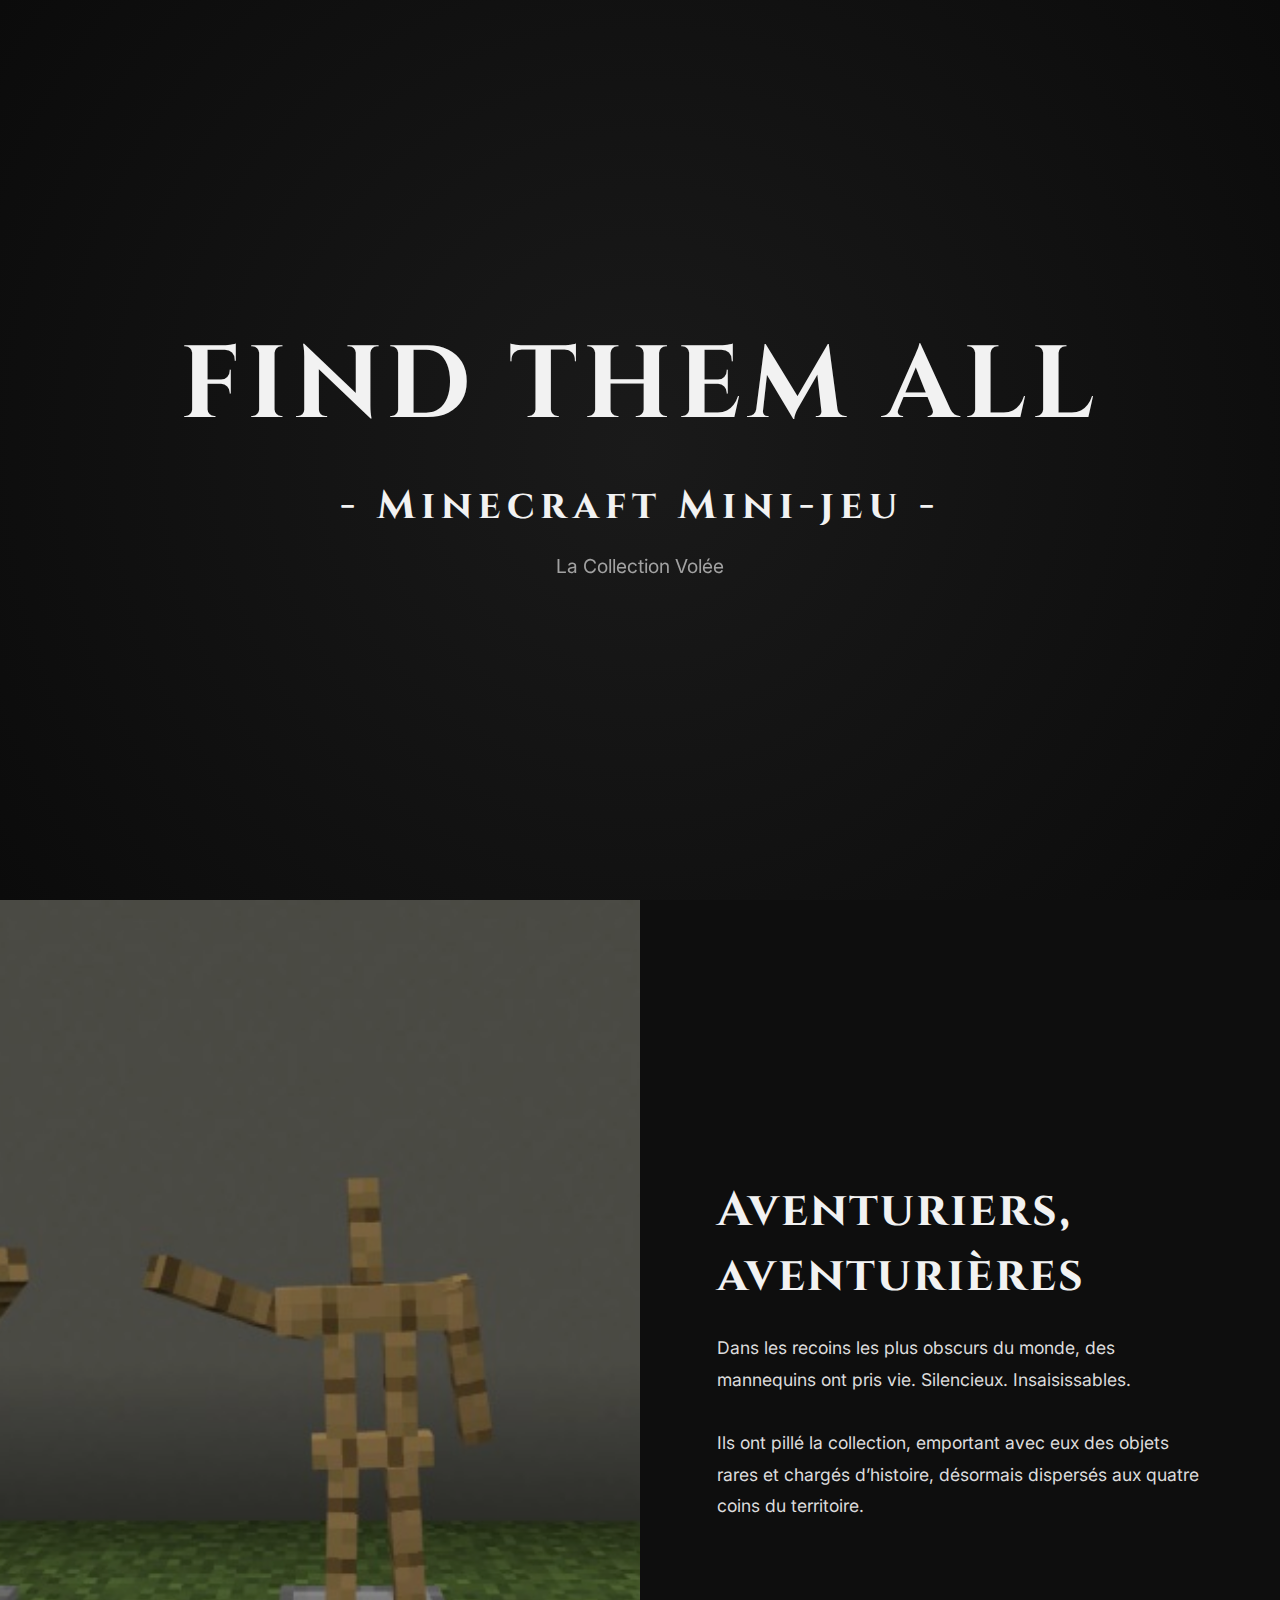
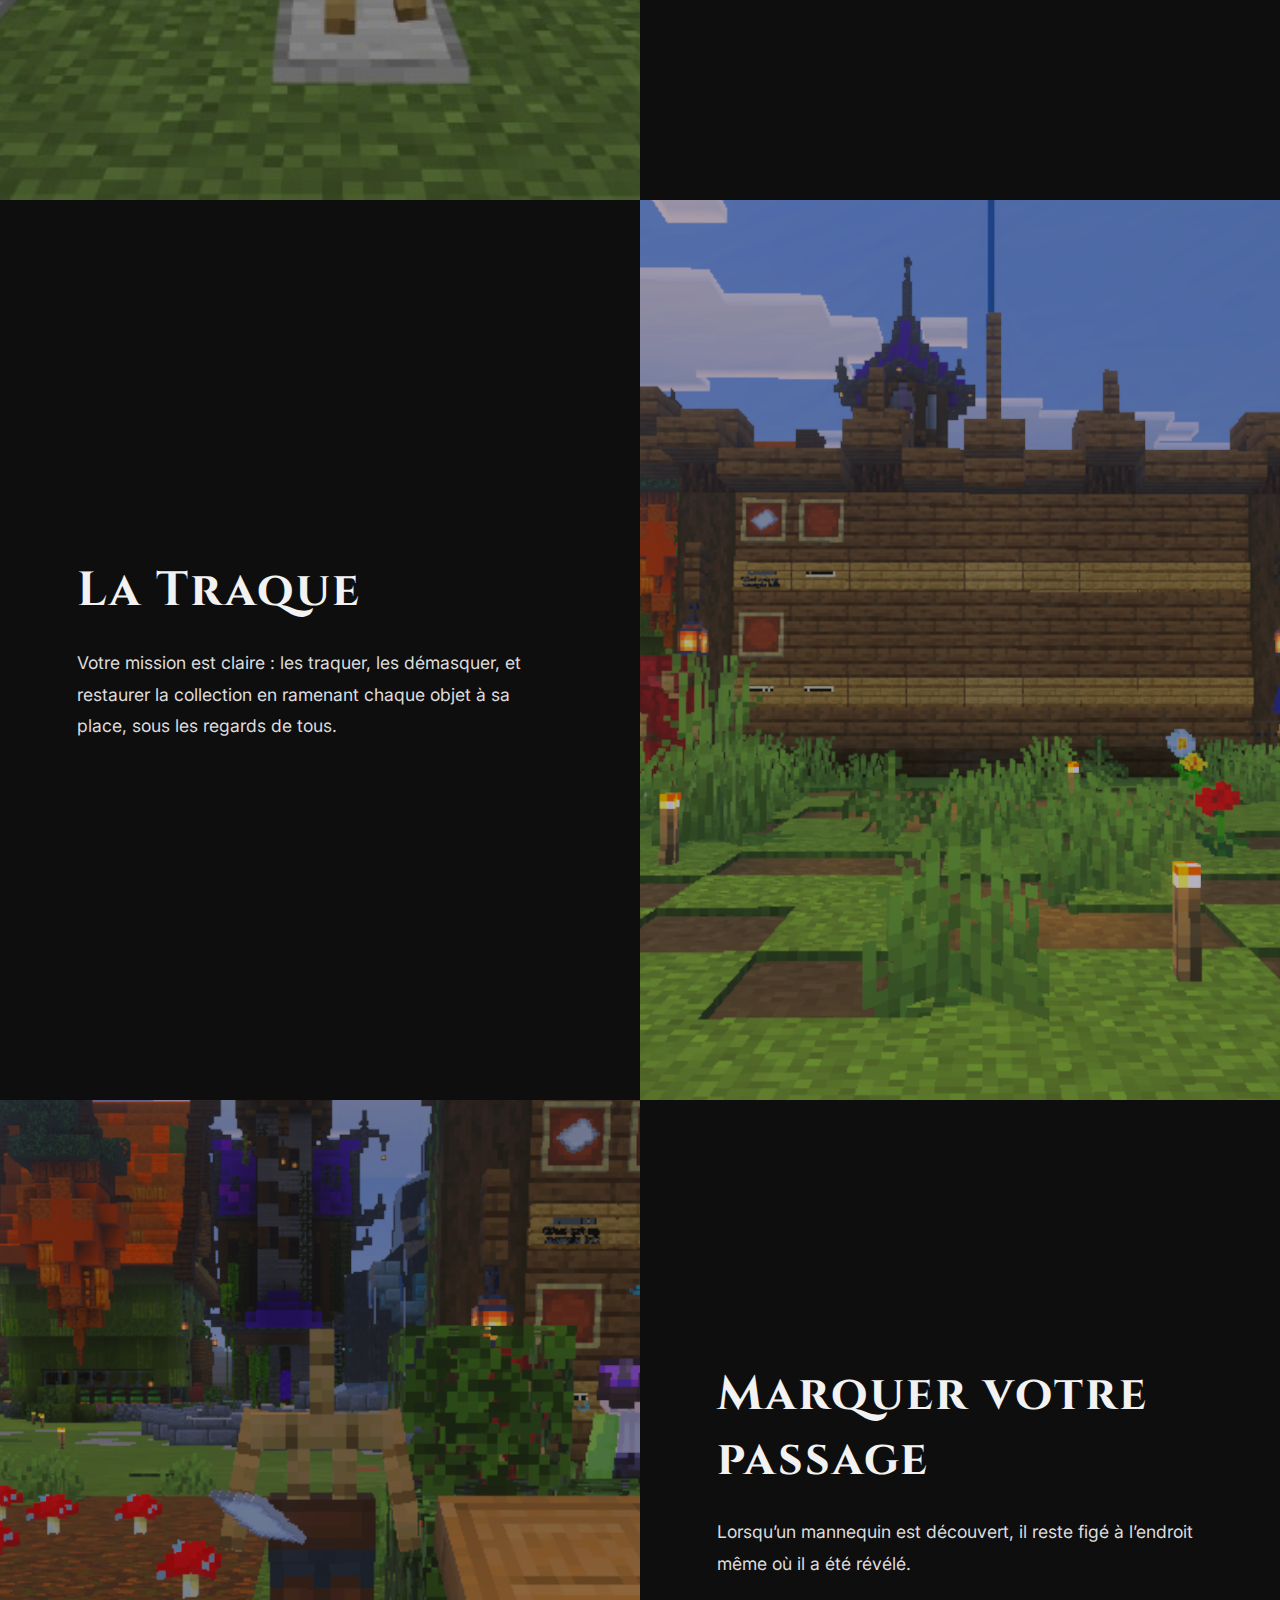
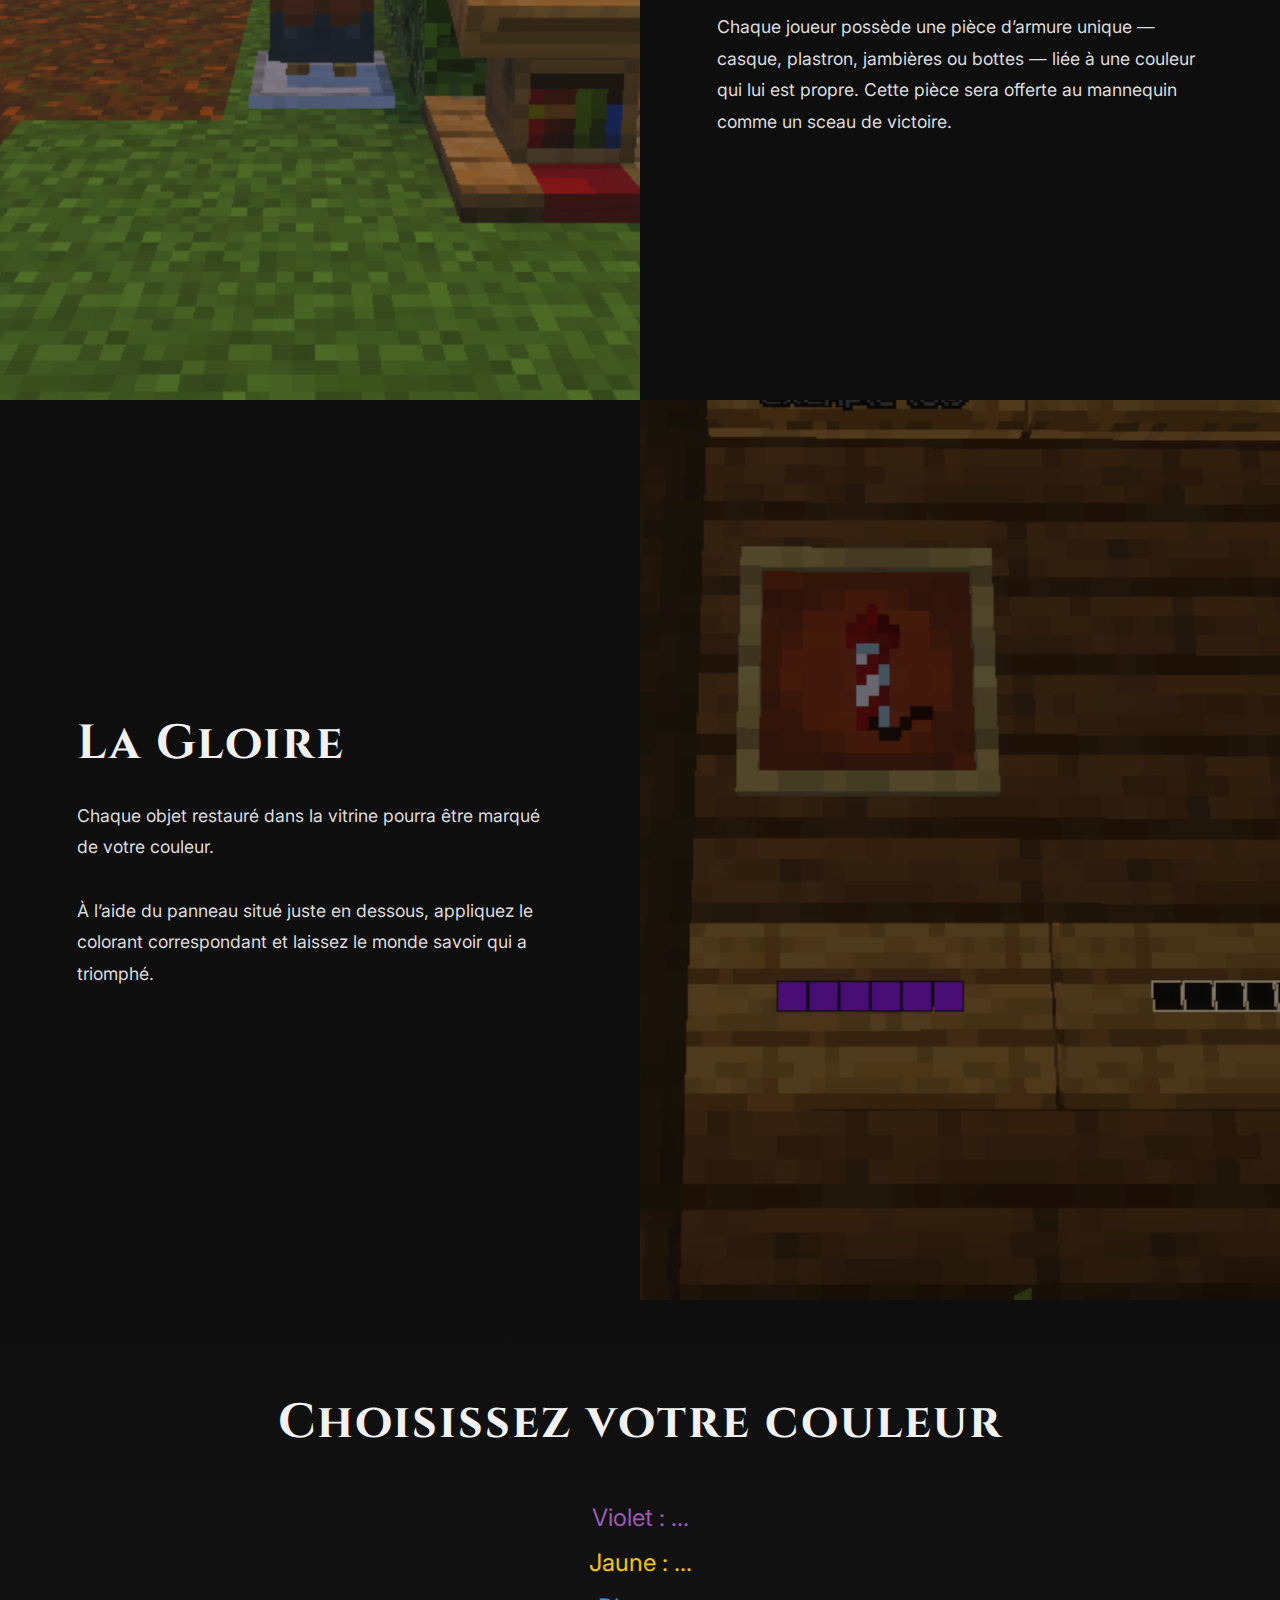
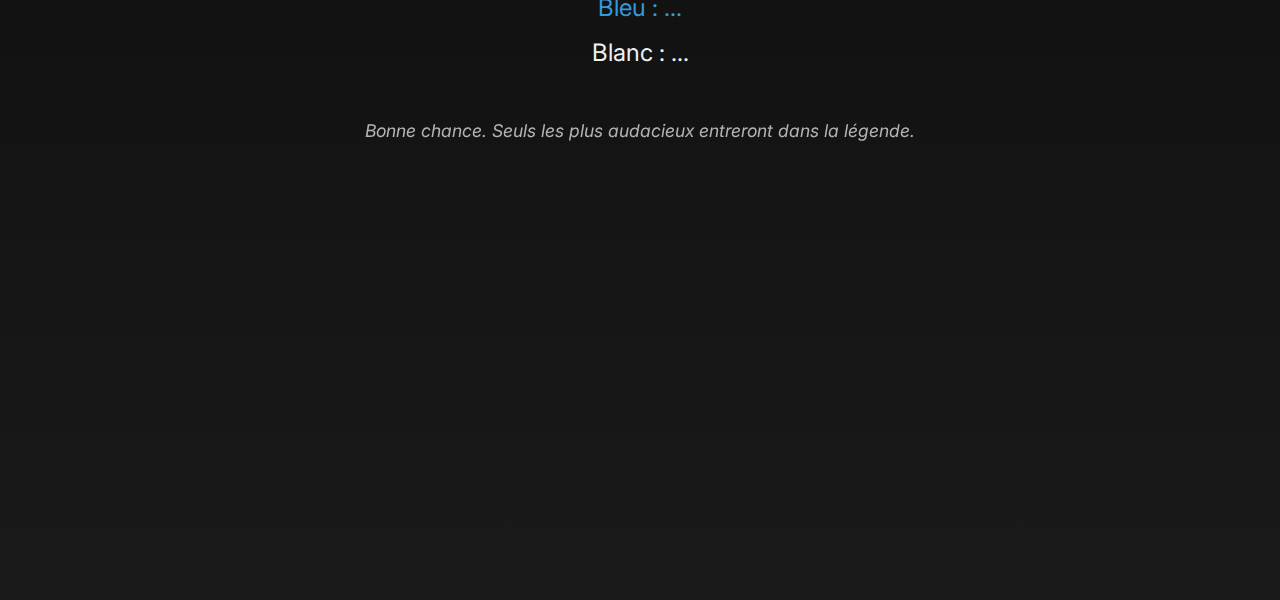
<file: index.html>
<!DOCTYPE html>
<html lang="fr">
<head>
    <meta charset="UTF-8">
    <title>Find them all</title>
    <link rel="stylesheet" href="style.css">
    <link href="https://fonts.googleapis.com/css2?family=Cinzel:wght@400;700&family=Inter:wght@300;400;600&display=swap" rel="stylesheet">
</head>
<body>

<!-- HERO -->
<header class="hero">
    <h1>FIND THEM ALL</h1>
    <h2>- Minecraft Mini-jeu -</h2>
    <p>La Collection Volée</p>
</header>

<section class="section">
    <div class="image" style="background-image:url('img/1.jpg')"></div>
    <div class="content">
        <h1>Aventuriers, aventurières</h1>
        <p>
            Dans les recoins les plus obscurs du monde, des mannequins ont pris vie.
            Silencieux. Insaisissables.<br><br>
            Ils ont pillé la collection, emportant avec eux des objets rares et chargés d’histoire,
            désormais dispersés aux quatre coins du territoire.
        </p>
    </div>
</section>

<section class="section reverse">
    <div class="image" style="background-image:url('img/2.png')"></div>
    <div class="content">
        <h1>La Traque</h1>
        <p>
            Votre mission est claire : les traquer, les démasquer,
            et restaurer la collection en ramenant chaque objet à sa place,
            sous les regards de tous.
        </p>
    </div>
</section>

<section class="section">
    <div class="image" style="background-image:url('img/3.png')"></div>
    <div class="content">
        <h1>Marquer votre passage</h1>
        <p>
            Lorsqu’un mannequin est découvert, il reste figé à l’endroit même où il a été révélé.
            <br><br>
            Chaque joueur possède une pièce d’armure unique — casque, plastron,
            jambières ou bottes — liée à une couleur qui lui est propre.
            Cette pièce sera offerte au mannequin comme un sceau de victoire.
        </p>
    </div>
</section>

<section class="section reverse">
    <div class="image" style="background-image:url('img/4.png')"></div>
    <div class="content">
        <h1>La Gloire</h1>
        <p>
            Chaque objet restauré dans la vitrine pourra être marqué de votre couleur.
            <br><br>
            À l’aide du panneau situé juste en dessous, appliquez le colorant correspondant
            et laissez le monde savoir qui a triomphé.
        </p>
    </div>
</section>

<section class="final">
    <h1>Choisissez votre couleur</h1>
    <ul>
        <li class="violet">Violet : …</li>
        <li class="jaune">Jaune : …</li>
        <li class="bleu">Bleu : …</li>
        <li class="blanc">Blanc : …</li>
    </ul>
    <p class="goodluck">Bonne chance. Seuls les plus audacieux entreront dans la légende.</p>
</section>

</body>
</html>
</file>
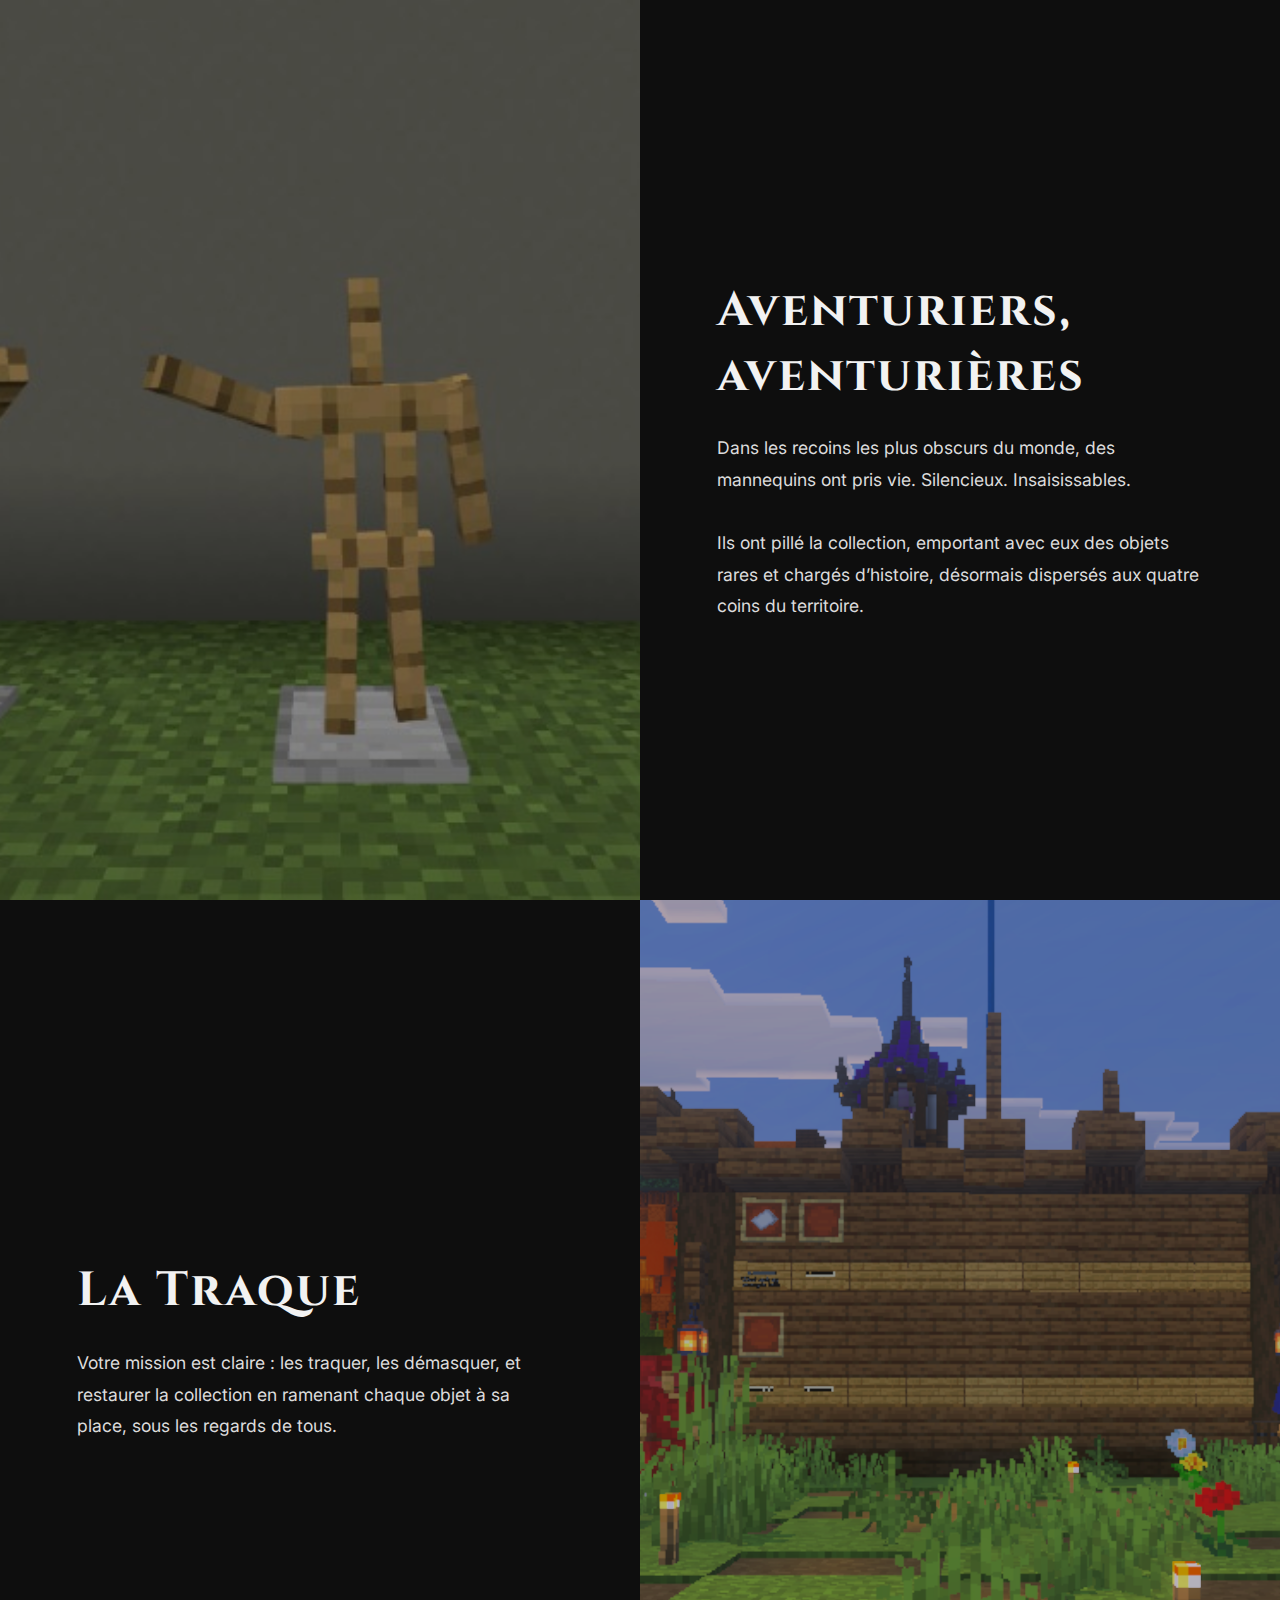
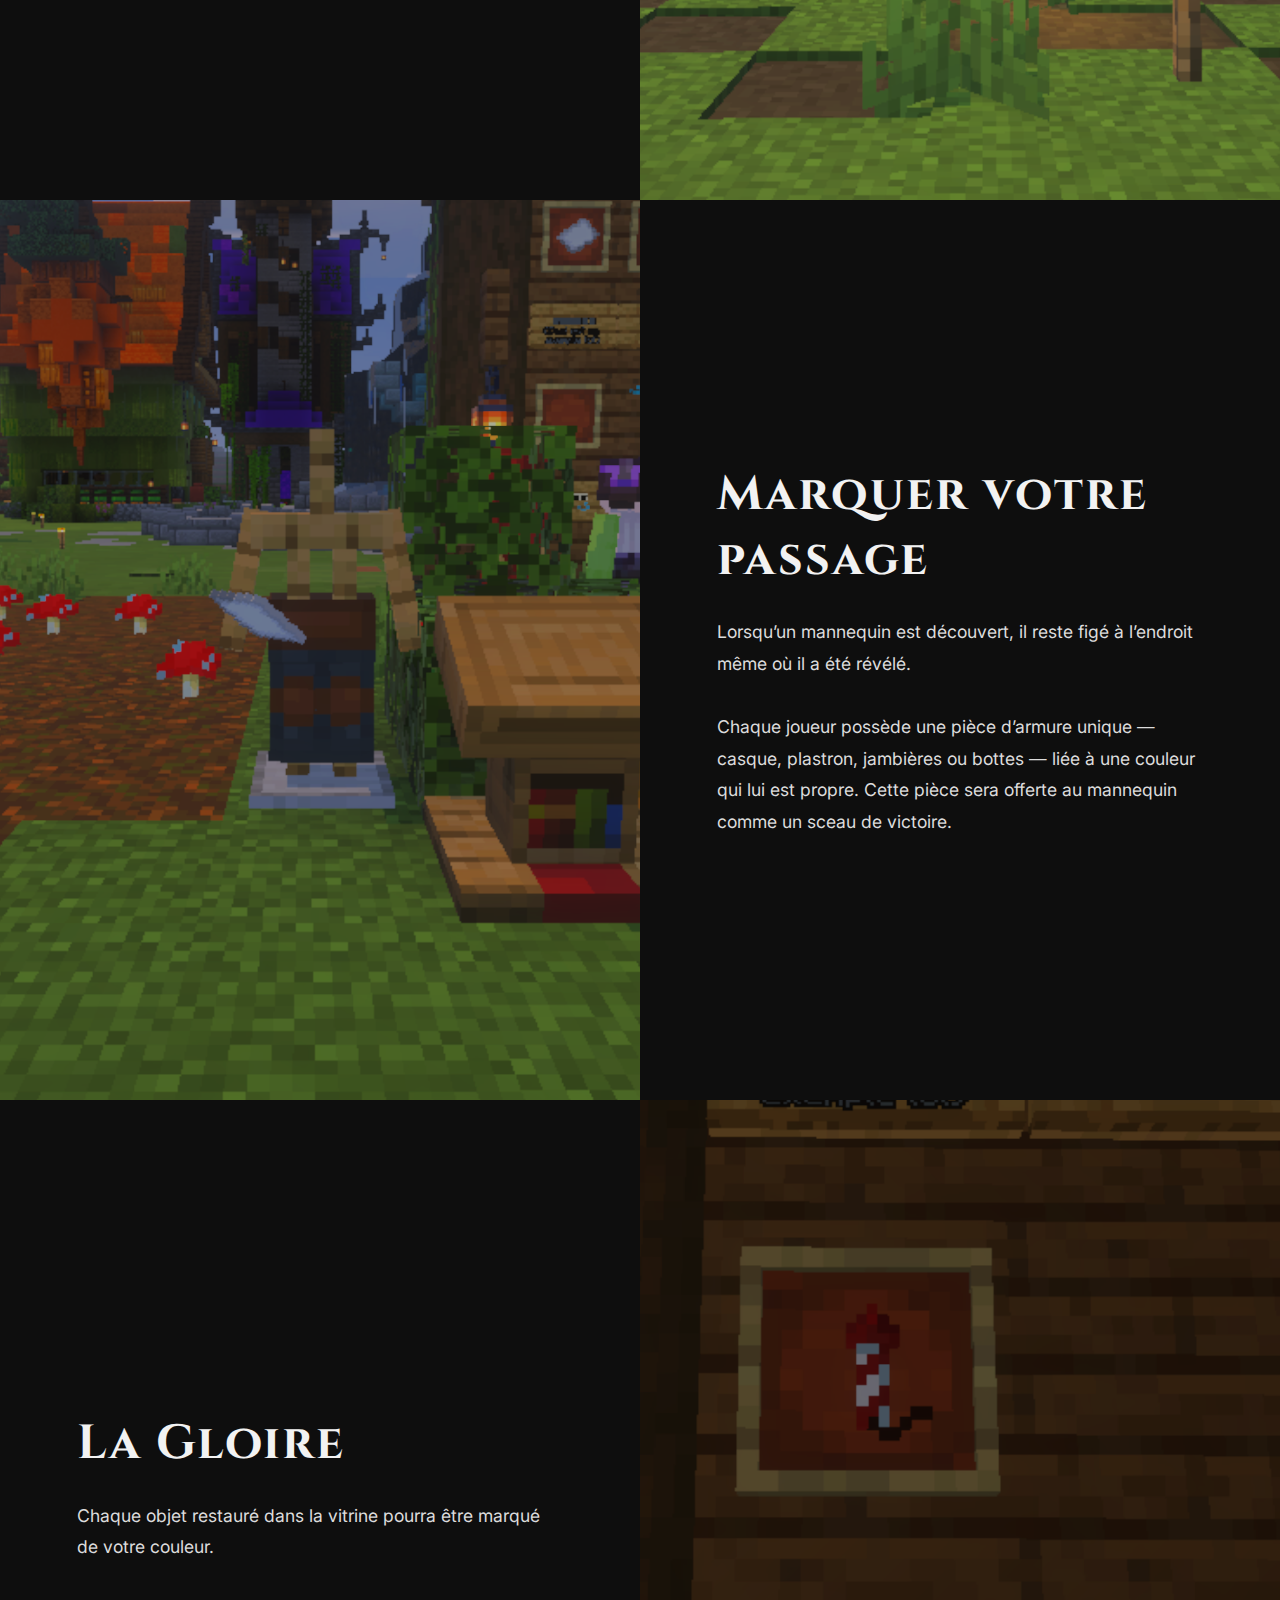
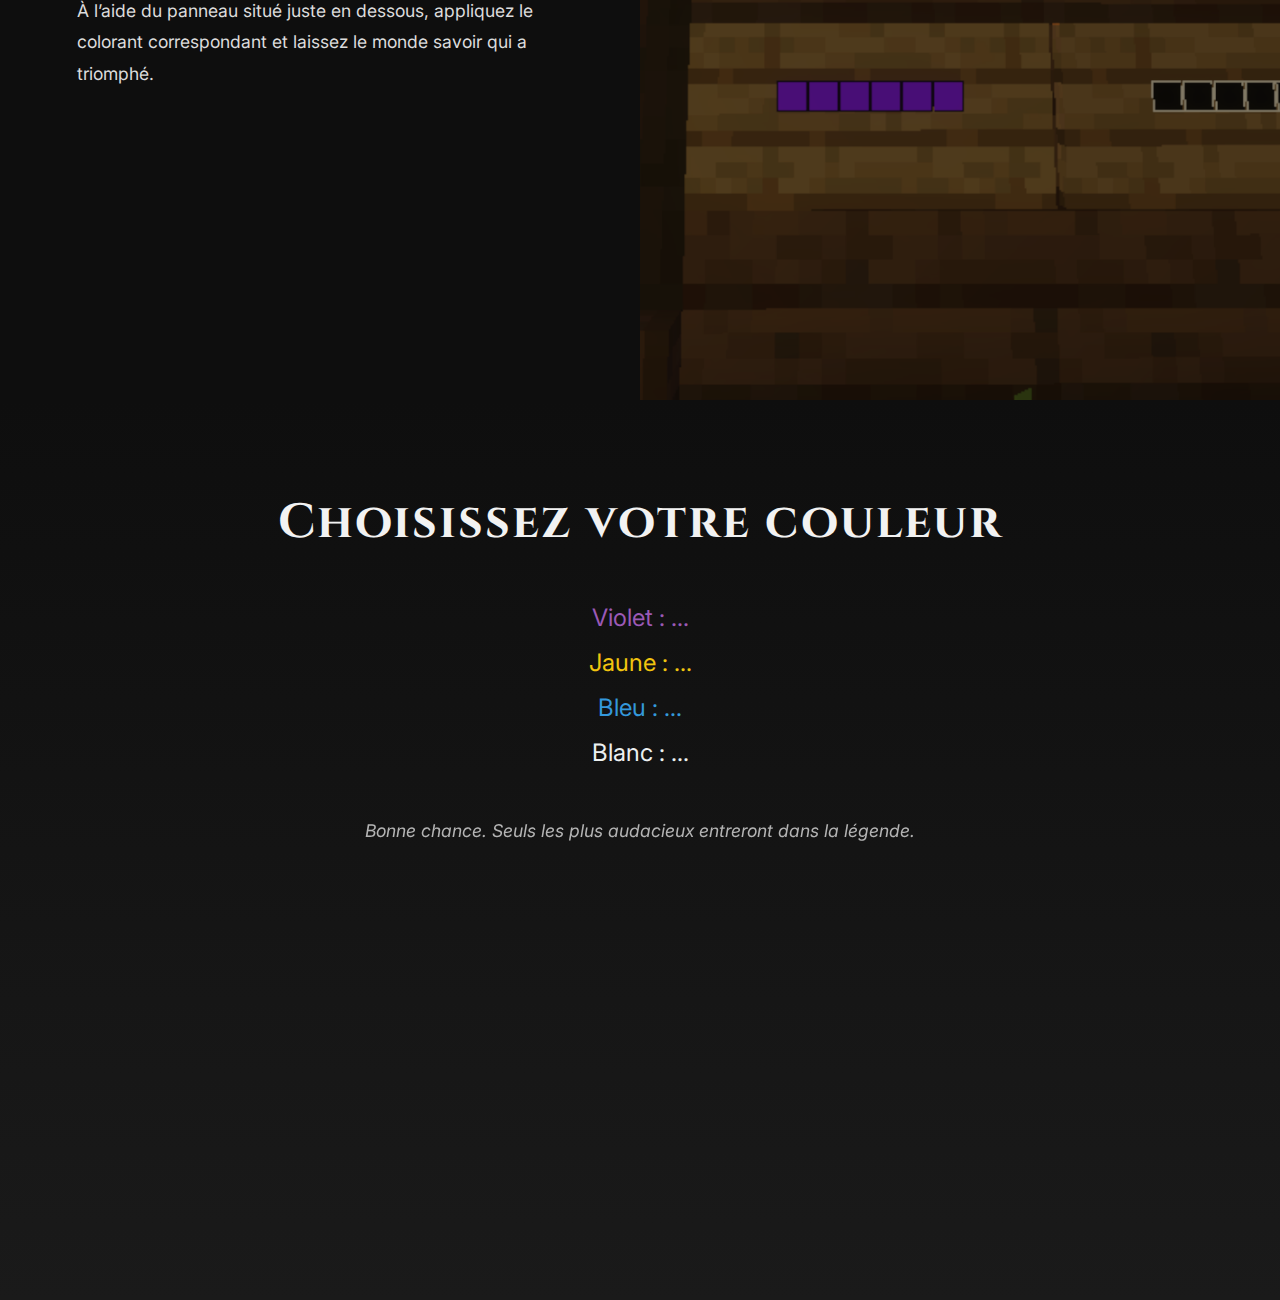
<file: mc.html>
<!DOCTYPE html>
<html lang="fr">
<head>
    <meta charset="UTF-8">
    <title>La Collection Volée</title>
    <link rel="stylesheet" href="style.css">
    <link href="https://fonts.googleapis.com/css2?family=Cinzel:wght@400;700&family=Inter:wght@300;400;600&display=swap" rel="stylesheet">
</head>
<body>

<section class="section">
    <div class="image" style="background-image:url('img/1.jpg')"></div>
    <div class="content">
        <h1>Aventuriers, aventurières</h1>
        <p>
            Dans les recoins les plus obscurs du monde, des mannequins ont pris vie.
            Silencieux. Insaisissables.<br><br>
            Ils ont pillé la collection, emportant avec eux des objets rares et chargés d’histoire,
            désormais dispersés aux quatre coins du territoire.
        </p>
    </div>
</section>

<section class="section reverse">
    <div class="image" style="background-image:url('img/2.png')"></div>
    <div class="content">
        <h1>La Traque</h1>
        <p>
            Votre mission est claire : les traquer, les démasquer,
            et restaurer la collection en ramenant chaque objet à sa place,
            sous les regards de tous.
        </p>
    </div>
</section>

<section class="section">
    <div class="image" style="background-image:url('img/3.png')"></div>
    <div class="content">
        <h1>Marquer votre passage</h1>
        <p>
            Lorsqu’un mannequin est découvert, il reste figé à l’endroit même où il a été révélé.
            <br><br>
            Chaque joueur possède une pièce d’armure unique — casque, plastron,
            jambières ou bottes — liée à une couleur qui lui est propre.
            Cette pièce sera offerte au mannequin comme un sceau de victoire.
        </p>
    </div>
</section>

<section class="section reverse">
    <div class="image" style="background-image:url('img/4.png')"></div>
    <div class="content">
        <h1>La Gloire</h1>
        <p>
            Chaque objet restauré dans la vitrine pourra être marqué de votre couleur.
            <br><br>
            À l’aide du panneau situé juste en dessous, appliquez le colorant correspondant
            et laissez le monde savoir qui a triomphé.
        </p>
    </div>
</section>

<section class="final">
    <h1>Choisissez votre couleur</h1>
    <ul>
        <li class="violet">Violet : …</li>
        <li class="jaune">Jaune : …</li>
        <li class="bleu">Bleu : …</li>
        <li class="blanc">Blanc : …</li>
    </ul>
    <p class="goodluck">Bonne chance. Seuls les plus audacieux entreront dans la légende.</p>
</section>

</body>
</html>
</file>
<file: style.css>
* {
    margin: 0;
    padding: 0;
    box-sizing: border-box;
}

body {
    background: #0e0e0e;
    color: #f2f2f2;
    font-family: 'Inter', sans-serif;
    overflow-x: hidden;
}

/* HERO */

.hero {
    height: 100svh;
    display: flex;
    flex-direction: column;
    justify-content: center;
    align-items: center;
    text-align: center;
    background: radial-gradient(circle at center, #1a1a1a, #0b0b0b);
}

.hero h1 {
    font-family: 'Cinzel', serif;
    font-size: clamp(3.5rem, 8vw, 7rem);
    letter-spacing: 6px;
}

.hero h2 {
    font-family: 'Cinzel', serif;
    font-size: clamp(2.5rem, 3vw, 2rem);
    letter-spacing: 6px;
}

.hero p {
    margin-top: 1rem;
    font-size: 1.2rem;
    opacity: 0.7;
}

.section {
    display: flex;
    min-height: 100vh;
}

.section.reverse {
    flex-direction: row-reverse;
}

.image {
    width: 50%;
    background-size: cover;
    background-position: center;
    filter: brightness(0.8);
}

.content {
    width: 50%;
    padding: 8vh 6vw;
    display: flex;
    flex-direction: column;
    justify-content: center;
    animation: fadeUp 1s ease forwards;
}

h1 {
    font-family: 'Cinzel', serif;
    font-size: 3rem;
    margin-bottom: 1.5rem;
    letter-spacing: 2px;
}

p {
    font-size: 1.1rem;
    line-height: 1.8;
    color: #dcdcdc;
}

.final {
    min-height: 100vh;
    text-align: center;
    padding: 10vh 10vw;
    background: linear-gradient(180deg, #0e0e0e, #1a1a1a);
}

.final h1 {
    margin-bottom: 3rem;
}

.final ul {
    list-style: none;
    font-size: 1.5rem;
    margin-bottom: 3rem;
}

.final li {
    margin: 1rem 0;
}

.violet { color: #9b59b6; }
.jaune { color: #f1c40f; }
.bleu { color: #3498db; }
.blanc { color: #ecf0f1; }

.goodluck {
    font-style: italic;
    opacity: 0.8;
}

@keyframes fadeUp {
    from {
        opacity: 0;
        transform: translateY(40px);
    }
    to {
        opacity: 1;
        transform: translateY(0);
    }
}

/* Responsive */
@media (max-width: 900px) {
    .section,
    .section.reverse {
        flex-direction: column;
    }

    .image,
    .content {
        width: 100%;
    }

    h1 {
        font-size: 2.2rem;
    }
}
</file>
